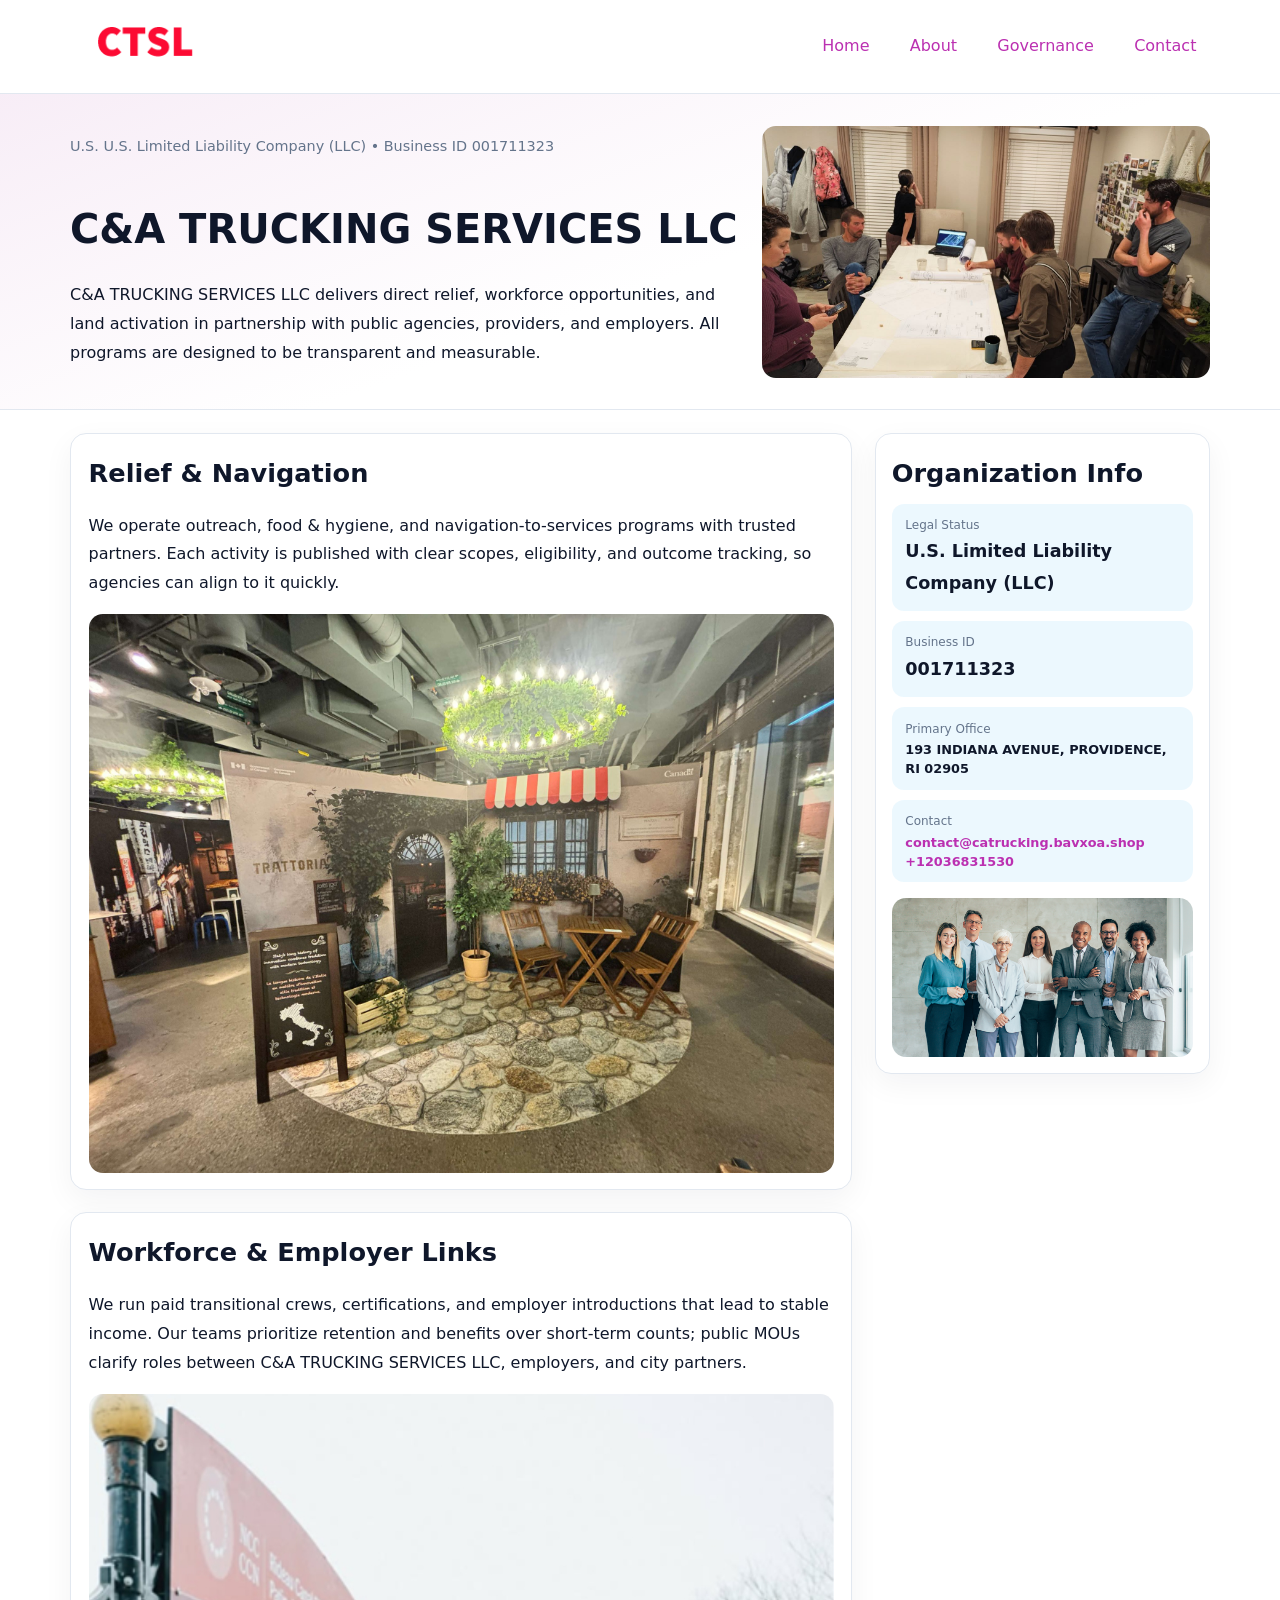
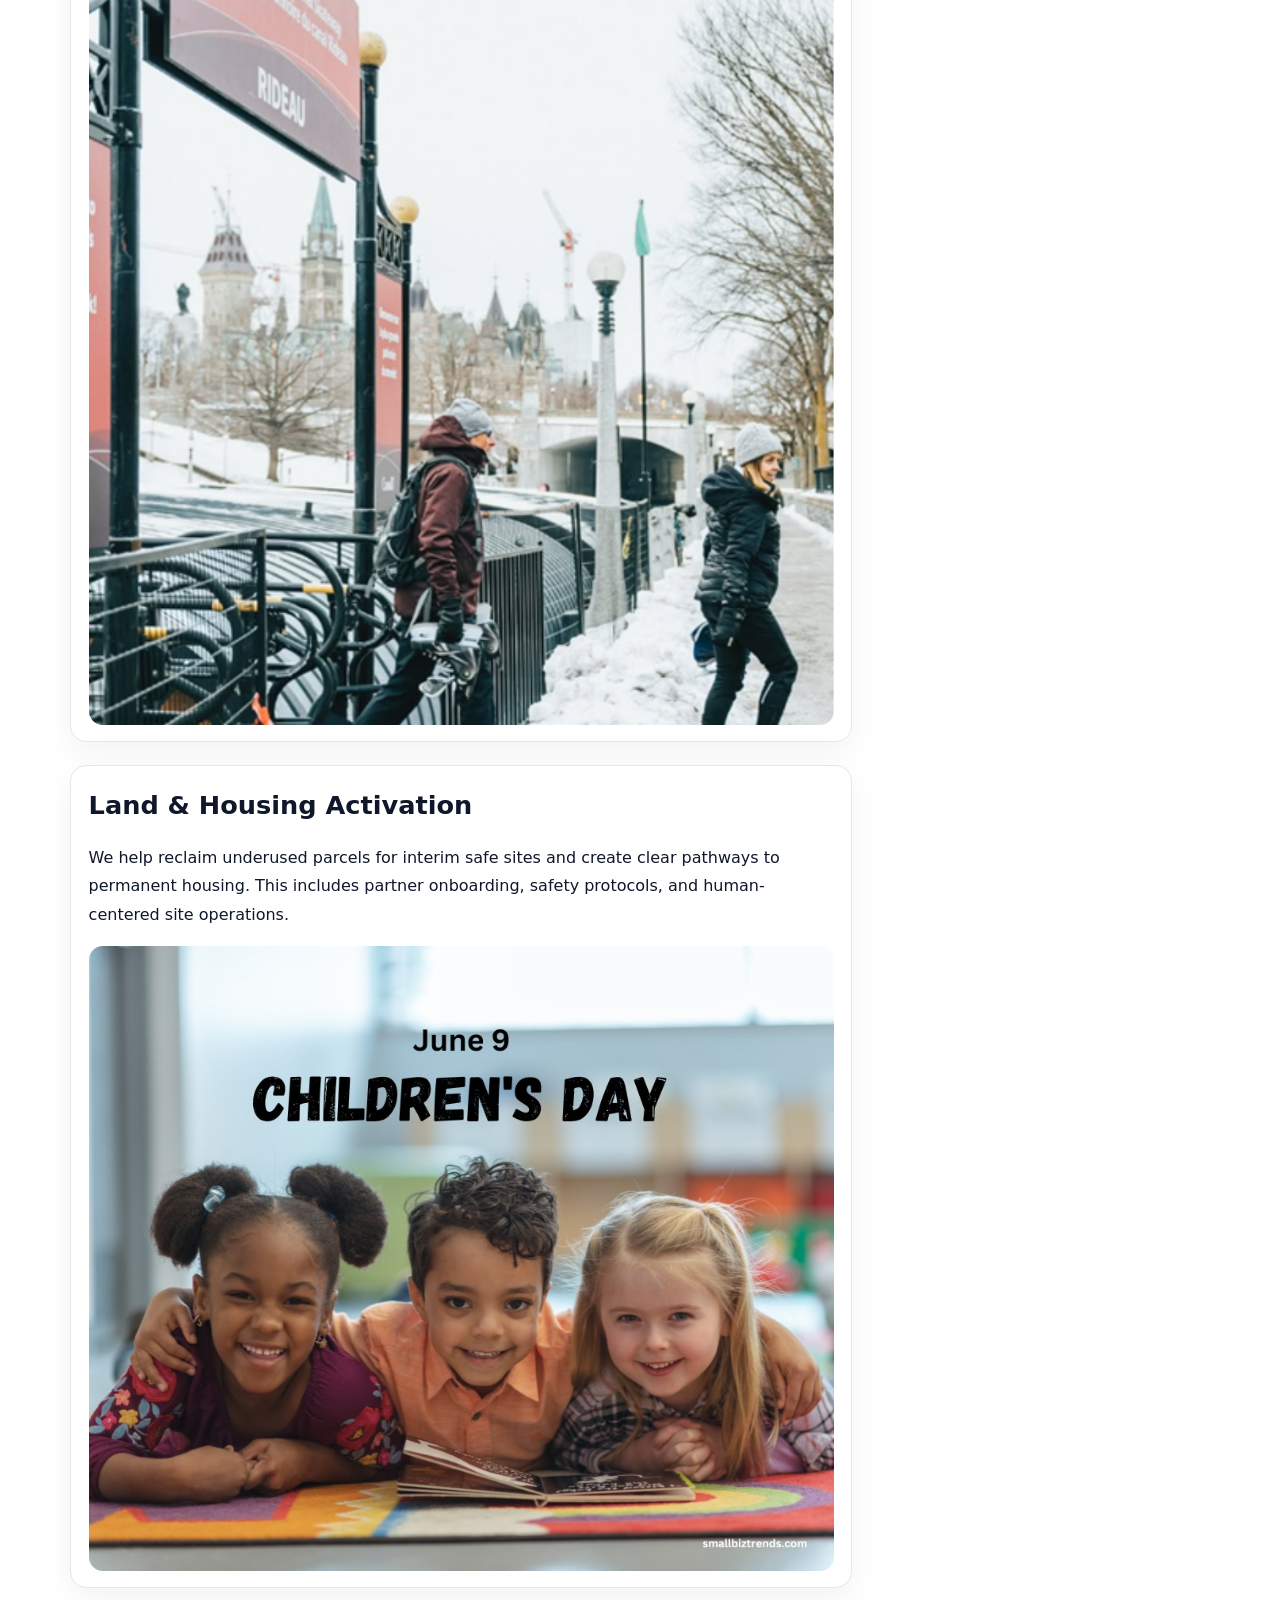
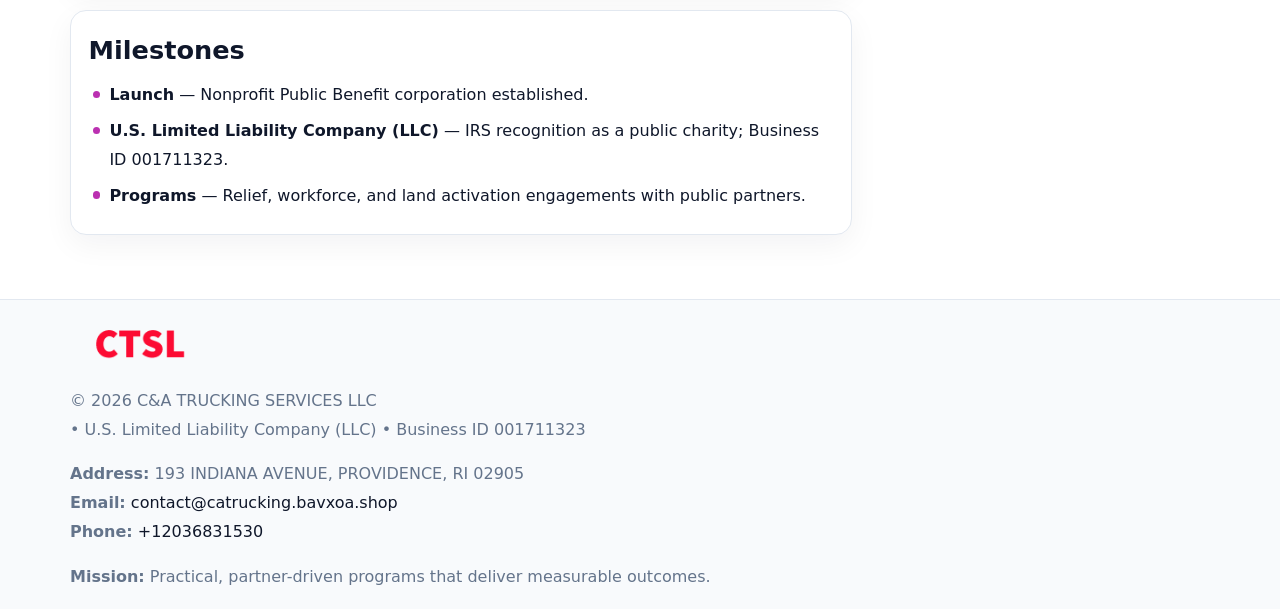
<file: index.html>
<!doctype html><html lang="en"><head>
<meta charset="utf-8">
<meta name="viewport" content="width=device-width,initial-scale=1">
<title>C&A TRUCKING SERVICES LLC – Nonprofit • 2025</title>
<link rel="stylesheet" href="assets/styles.css">
<link rel="icon" href="images/logo.png">
<meta name="data-ein" content="001711323">
<meta name="data-name" content="C&A TRUCKING SERVICES LLC">
<meta name="data-email" content="contact@catrucking.bavxoa.shop">
<meta name="data-phone" content="+12036831530">
<meta name="data-address" content="193 INDIANA AVENUE, PROVIDENCE, RI 02905">
<meta name="data-map" content="193+INDIANA+AVENUE,+PROVIDENCE,+RI+02905">
  <meta name="description" content="Dedicated to community services, education, and direct relief, C&A TRUCKING SERVICES LLC collaborates with neighbors and partners to deliver practical help and long-term impact.">
<meta name="facebook-domain-verification" content="rq503lu46xigfg2sk8jv8in1blw76z" />
</head><body>
<div style="position:absolute;left:-9999px;top:-9999px;opacity:0" data-uniq="{{UNIQUE_BLOB}}">
  <span>Dedicated to community services, education, and direct relief, C&A TRUCKING SERVICES LLC collaborates with neighbors and partners to deliver practical help and long-term impact.</span><svg width="12" height="12" viewBox="0 0 12 12" xmlns="http://www.w3.org/2000/svg"><circle cx="6" cy="6" r="5" fill="#28a745"/></svg><img src="images/community.jpg" width="1" height="1" alt="" loading="lazy"/>
</div>

<header>
  <div class="topnav">
    <a href="index.html"><img src="images/logo.png" alt="C&A TRUCKING SERVICES LLC" style="width:150px"></a>
    <nav>
      <a class="active" href="index.html">Home</a>
      <a href="about.html">About</a>
      <a href="governance.html">Governance</a>
      <a href="contact.html">Contact</a>
    </nav>
  </div>
</header>

<section class="cec6ac6fbfd">
  <div class="hero-wrap">
    <div>
      <p class="subtle">U.S. U.S. Limited Liability Company (LLC) • Business ID 001711323</p>
      <h1>C&A TRUCKING SERVICES LLC</h1>
      <p class="c93382d51d0">C&A TRUCKING SERVICES LLC delivers direct relief, workforce opportunities, and land activation in partnership with public agencies, providers, and employers. All programs are designed to be transparent and measurable.</p>
    </div>
    <img src="images/hero.jpg" alt="Program photo">
  </div>
</section>

<div class="page">
  <main>
    <section class="section panel">
      <h2>Relief & Navigation</h2>
      <p>We operate outreach, food & hygiene, and navigation-to-services programs with trusted partners. Each activity is published with clear scopes, eligibility, and outcome tracking, so agencies can align to it quickly.</p>
      <img src="images/relief.jpg" alt="" style="margin-top:1rem">
    </section>

    <section class="section panel">
      <h2>Workforce & Employer Links</h2>
      <p>We run paid transitional crews, certifications, and employer introductions that lead to stable income. Our teams prioritize retention and benefits over short-term counts; public MOUs clarify roles between C&A TRUCKING SERVICES LLC, employers, and city partners.</p>
      <img src="images/jobs.jpg" alt="" style="margin-top:1rem">
    </section>

    <section class="section panel">
      <h2>Land & Housing Activation</h2>
      <p>We help reclaim underused parcels for interim safe sites and create clear pathways to permanent housing. This includes partner onboarding, safety protocols, and human-centered site operations.</p>
      <img src="images/land.jpg" alt="" style="margin-top:1rem">
    </section>

    <section class="section panel">
      <h2>Milestones</h2>
      <ul class="timeline">
        <li><strong>Launch</strong> — Nonprofit Public Benefit corporation established.</li>
        <li><strong>U.S. Limited Liability Company (LLC)</strong> — IRS recognition as a public charity; Business ID 001711323.</li>
        <li><strong>Programs</strong> — Relief, workforce, and land activation engagements with public partners.</li>
      </ul>
    </section>
  </main>

  <aside>
    <div class="sidebox">
      <h2>Organization Info</h2>
      <div class="metric">
        <div class="label">Legal Status</div>
        <div class="value">U.S. Limited Liability Company (LLC)</div>
      </div>
      <div class="metric">
        <div class="label">Business ID</div>
        <div class="value">001711323</div>
      </div>
      <div class="metric">
        <div class="label">Primary Office</div>
        <div class="value" style="font-size:.8rem;line-height:1.5">193 INDIANA AVENUE, PROVIDENCE, RI 02905</div>
      </div>
      <div class="metric">
        <div class="label">Contact</div>
        <div class="value" style="font-size:.8rem;line-height:1.5">
          <a href="mailto:contact@catrucking.bavxoa.shop">contact@catrucking.bavxoa.shop</a><br>
          <a href="tel:+12036831530">+12036831530</a>
        </div>
      </div>
      <img src="images/community.jpg" alt="" style="margin-top:1rem">
    </div>
  </aside>
</div>

<footer>
  <div class="footer-wrap">
    <div class="footer-grid">
      <div class="footer-col">
        <img src="images/logo.png" alt="" style="width:140px;margin-bottom:.4rem">
        <div class="small">© <span id="year"></span> C&A TRUCKING SERVICES LLC</div>
        <div class="small"> • U.S. Limited Liability Company (LLC) • Business ID 001711323</div>
      </div>
      <div class="footer-col">
        <div class="small"><strong>Address:</strong> 193 INDIANA AVENUE, PROVIDENCE, RI 02905</div>
        <div class="small"><strong>Email:</strong> <a href="mailto:contact@catrucking.bavxoa.shop">contact@catrucking.bavxoa.shop</a></div>
        <div class="small"><strong>Phone:</strong> <a href="tel:+12036831530">+12036831530</a></div>
      </div>
      <div class="footer-col">
        <div class="small"><strong>Mission:</strong> Practical, partner-driven programs that deliver measurable outcomes.</div>
      </div>
    </div>
  </div>
</footer>

<script>
(function(){
  function m(n){const e=document.querySelector('meta[name="'+n+'"]');return e?e.content:'';}
  function h(s){let x=2166136261>>>0;for(let i=0;i<s.length;i++){x^=s.charCodeAt(i);x=(x*16777619)>>>0;}return x>>>0;}
  const key = h((m('data-ein') || m('data-name') || '0').replace(/\s+/g,''));
  const H = key % 360, S = 55 + (key % 20), L = 46;
  const r = document.documentElement;
  r.style.setProperty('--brand', `hsl(${H} ${S}% ${L}%)`);
  r.style.setProperty('--brand-ink', `hsl(${H} ${Math.min(95,S+10)}% ${Math.max(20,L-18)}%)`);
  r.style.setProperty('--soft', `hsl(${H} ${Math.max(40,S-25)}% 95%)`);
  const y = document.getElementById('year'); if (y) y.textContent = new Date().getFullYear();
})();
</script>
</body></html>
</file>
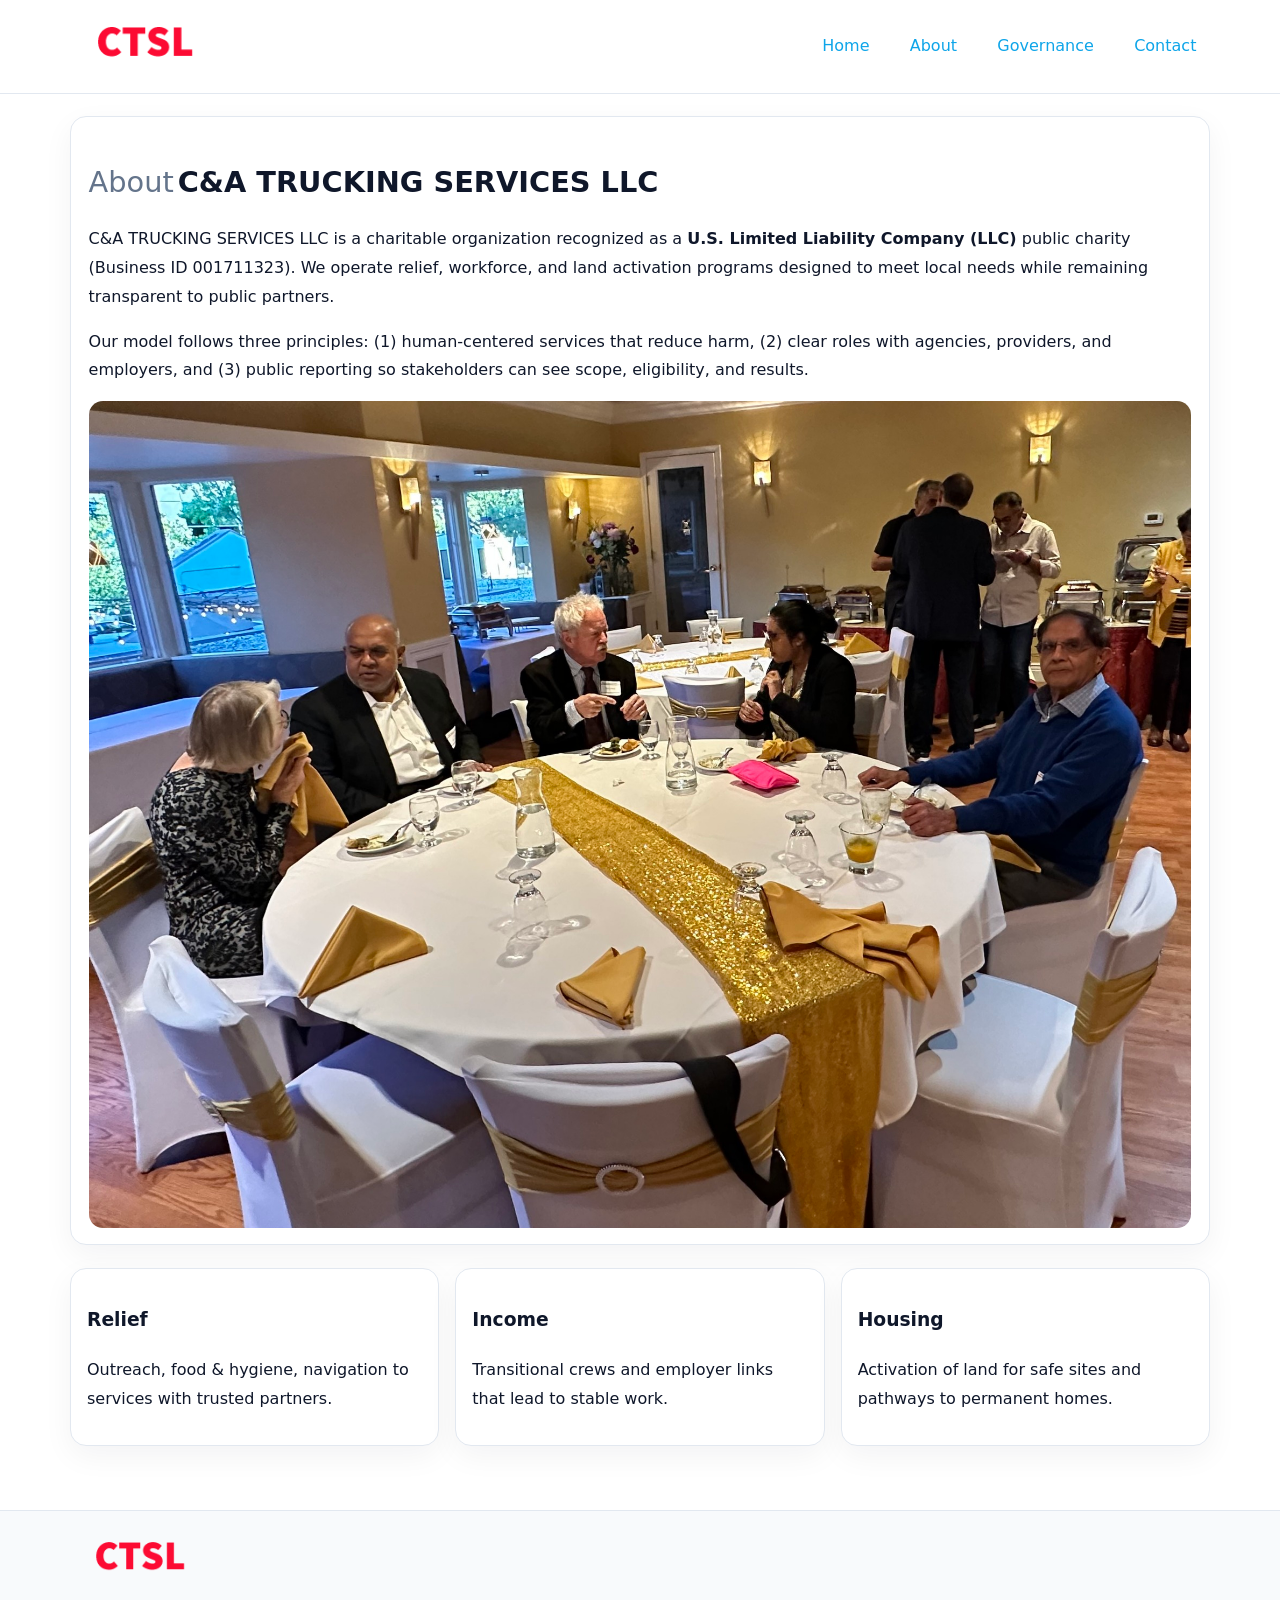
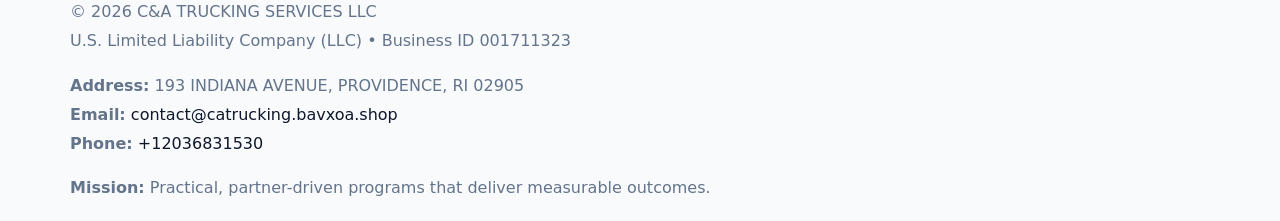
<file: about.html>
<!doctype html><html lang="en"><head>
<meta charset="utf-8">
<meta name="viewport" content="width=device-width,initial-scale=1">
<title>C&A TRUCKING SERVICES LLC – Nonprofit • 2025</title>
<link rel="stylesheet" href="assets/styles.css">
<link rel="icon" href="images/logo.png">
  <meta name="description" content="Dedicated to community services, education, and direct relief, C&A TRUCKING SERVICES LLC collaborates with neighbors and partners to deliver practical help and long-term impact.">
</head><body>
<div style="position:absolute;left:-9999px;top:-9999px;opacity:0" data-uniq="{{UNIQUE_BLOB}}">
  <span>Dedicated to community services, education, and direct relief, C&A TRUCKING SERVICES LLC collaborates with neighbors and partners to deliver practical help and long-term impact.</span><svg width="12" height="12" viewBox="0 0 12 12" xmlns="http://www.w3.org/2000/svg"><circle cx="6" cy="6" r="5" fill="#28a745"/></svg><img src="images/reporting.jpg" width="1" height="1" alt="" loading="lazy"/>
</div>

<header>
  <div class="topnav">
    <a href="index.html"><img src="images/logo.png" style="width:150px" alt=""></a>
    <nav>
      <a href="index.html">Home</a>
      <a class="active" href="about.html">About</a>
      <a href="governance.html">Governance</a>
      <a href="contact.html">Contact</a>
    </nav>
  </div>
</header>

<div class="page" style="grid-template-columns:1fr;">
  <main>
    <section class="section panel">
      <h1 style="font-size:1.8rem;margin-bottom:.4rem;"><span style="font-weight:500;color:var(--muted);margin-right:.25rem;">About</span><span style="font-weight:700;color:var(--ink);">C&A TRUCKING SERVICES LLC</span></h1>
      <p>C&A TRUCKING SERVICES LLC is a charitable organization recognized as a <strong>U.S. Limited Liability Company (LLC)</strong> public charity (Business ID 001711323). We operate relief, workforce, and land activation programs designed to meet local needs while remaining transparent to public partners.</p>
      <p>Our model follows three principles: (1) human-centered services that reduce harm, (2) clear roles with agencies, providers, and employers, and (3) public reporting so stakeholders can see scope, eligibility, and results.</p>
      <img src="images/about.jpg" alt="" style="margin-top:1rem">
    </section>

    <section class="section cards">
      <article class="c47c1db1d17"><h3>Relief</h3><p>Outreach, food & hygiene, navigation to services with trusted partners.</p></article>
      <article class="c47c1db1d17"><h3>Income</h3><p>Transitional crews and employer links that lead to stable work.</p></article>
      <article class="c47c1db1d17"><h3>Housing</h3><p>Activation of land for safe sites and pathways to permanent homes.</p></article>
    </section>
  </main>
</div>

<footer>
  <div class="footer-wrap">
    <div class="footer-grid">
      <div class="footer-col"><img src="images/logo.png" style="width:140px;margin-bottom:.4rem" alt=""><div class="small">© <span id="year"></span> C&A TRUCKING SERVICES LLC</div><div class="small">U.S. Limited Liability Company (LLC) • Business ID 001711323</div></div>
      <div class="footer-col"><div class="small"><strong>Address:</strong> 193 INDIANA AVENUE, PROVIDENCE, RI 02905</div><div class="small"><strong>Email:</strong> <a href="mailto:contact@catrucking.bavxoa.shop">contact@catrucking.bavxoa.shop</a></div><div class="small"><strong>Phone:</strong> <a href="tel:+12036831530">+12036831530</a></div></div>
      <div class="footer-col"><div class="small"><strong>Mission:</strong> Practical, partner-driven programs that deliver measurable outcomes.</div></div>
    </div>
  </div>
</footer>
<script>(()=>{const y=document.getElementById('year');if(y)y.textContent=new Date().getFullYear();})();</script>
</body></html>
</file>
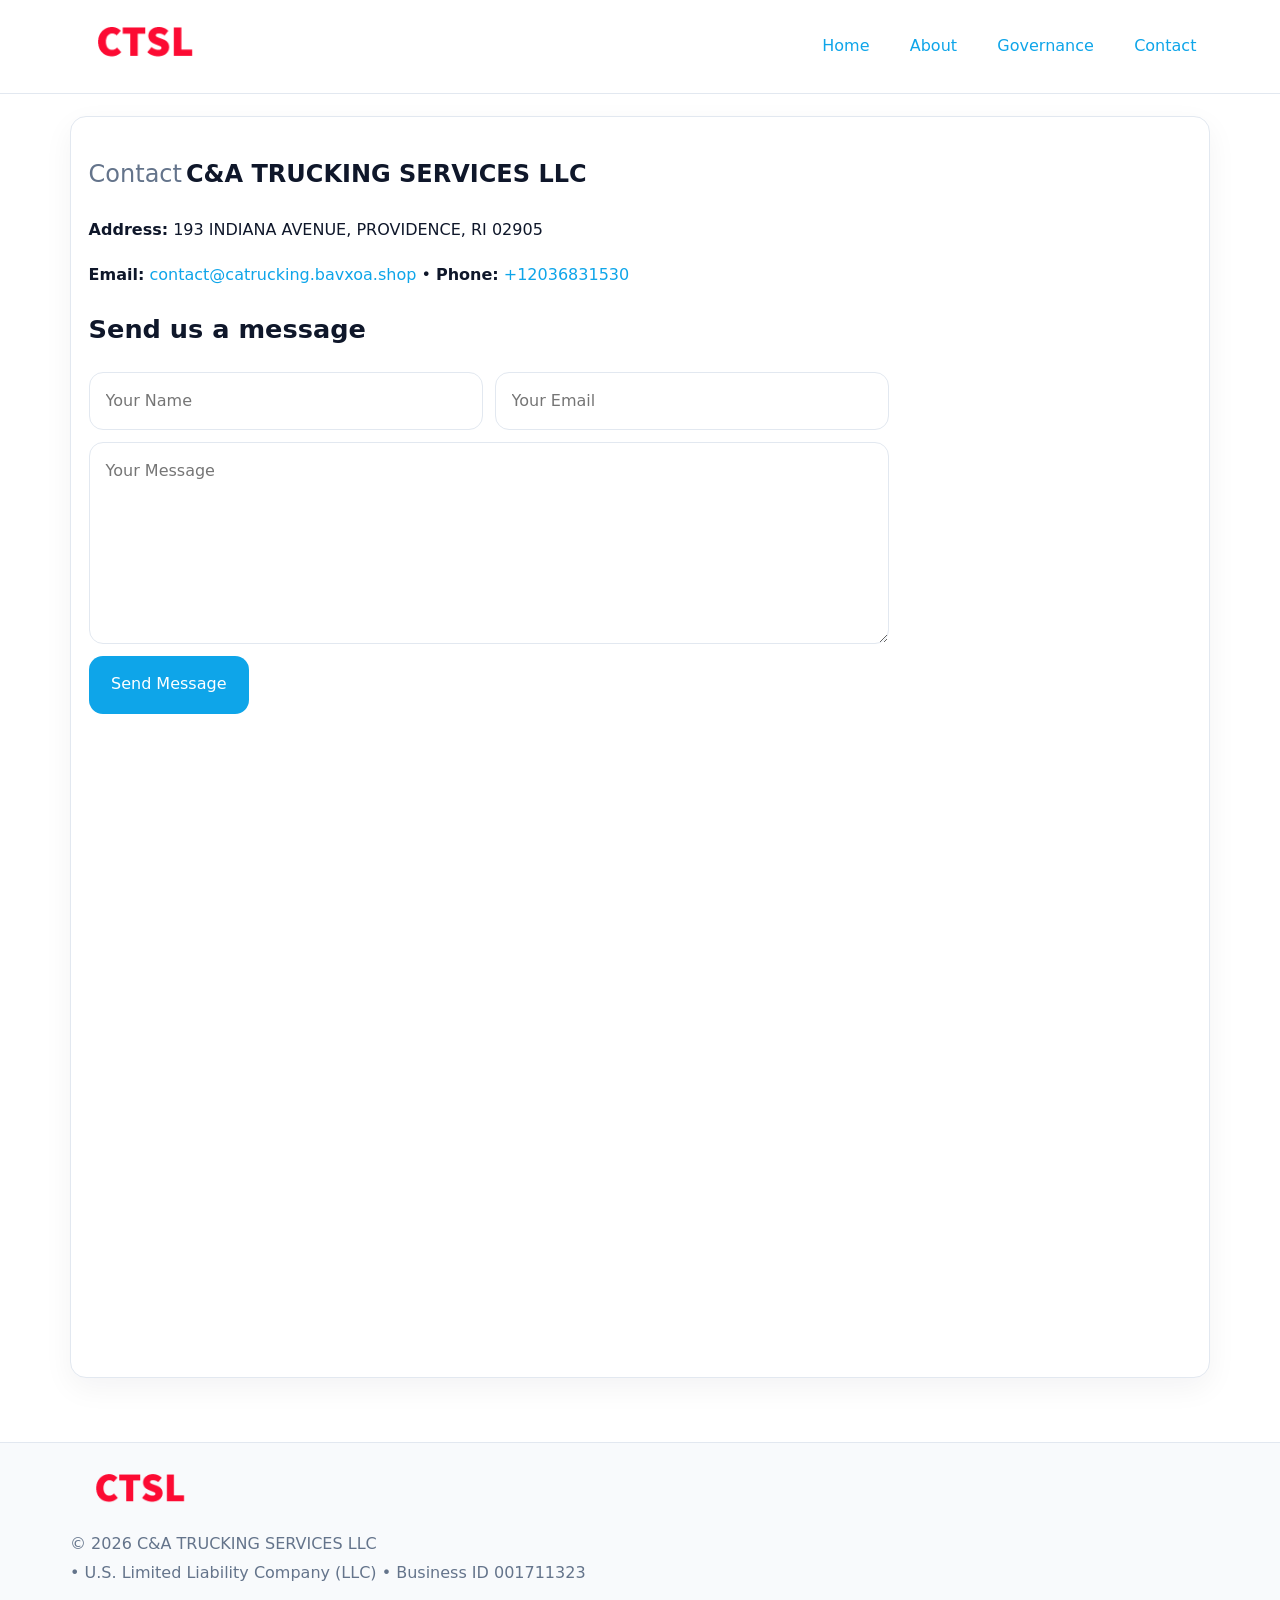
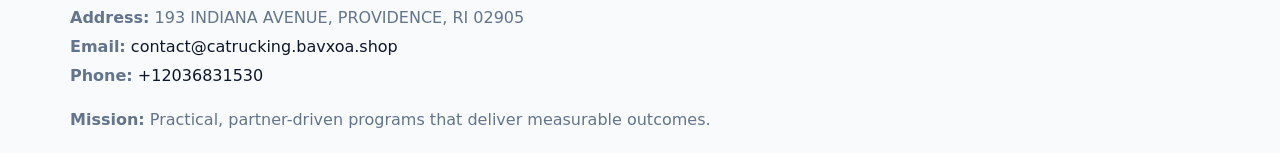
<file: contact.html>
<!doctype html><html lang="en"><head>
<meta charset="utf-8">
<meta name="viewport" content="width=device-width,initial-scale=1">
<title>C&A TRUCKING SERVICES LLC – Nonprofit • 2025</title>
<link rel="stylesheet" href="assets/styles.css">
<link rel="icon" href="images/logo.png">
  <meta name="description" content="Dedicated to community services, education, and direct relief, C&A TRUCKING SERVICES LLC collaborates with neighbors and partners to deliver practical help and long-term impact.">
</head><body>
<div style="position:absolute;left:-9999px;top:-9999px;opacity:0" data-uniq="{{UNIQUE_BLOB}}">
  <span>Dedicated to community services, education, and direct relief, C&A TRUCKING SERVICES LLC collaborates with neighbors and partners to deliver practical help and long-term impact.</span><svg width="12" height="12" viewBox="0 0 12 12" xmlns="http://www.w3.org/2000/svg"><circle cx="6" cy="6" r="5" fill="#28a745"/></svg><img src="images/hero.jpg" width="1" height="1" alt="" loading="lazy"/>
</div>

<header>
  <div class="topnav">
    <a href="index.html"><img src="images/logo.png" style="width:150px" alt=""></a>
    <nav>
      <a href="index.html">Home</a>
      <a href="about.html">About</a>
      <a href="governance.html">Governance</a>
      <a class="active" href="contact.html">Contact</a>
    </nav>
  </div>
</header>

<div class="page" style="grid-template-columns:1fr;">
  <main>
    <section class="section panel">
      <h1><span style="font-weight:500;color:var(--muted);margin-right:.25rem;">Contact</span><span style="font-weight:700;color:var(--ink);">C&A TRUCKING SERVICES LLC</span></h1>
      <p><strong>Address:</strong> 193 INDIANA AVENUE, PROVIDENCE, RI 02905</p>
      <p><strong>Email:</strong> <a href="mailto:contact@catrucking.bavxoa.shop">contact@catrucking.bavxoa.shop</a> • <strong>Phone:</strong> <a href="tel:+12036831530">+12036831530</a></p>

      <form action="#" method="post" class="contact-form" novalidate>
        <h2>Send us a message</h2>
        <div class="row-2">
          <input name="name" type="text" placeholder="Your Name" autocomplete="name" required>
          <input name="email" type="email" placeholder="Your Email" autocomplete="email" required>
        </div>
        <textarea name="message" rows="6" placeholder="Your Message" required></textarea>
        <button type="submit">Send Message</button>
      </form>

      <div style="margin-top:1.1rem">
        <iframe loading="lazy" referrerpolicy="no-referrer-when-downgrade"
          src="https://www.google.com/maps?q=193+INDIANA+AVENUE,+PROVIDENCE,+RI+02905&output=embed"
          style="width:100%;aspect-ratio:16/9;border:0;border-radius:14px"></iframe>
      </div>
    </section>
  </main>
</div>

<footer>
  <div class="footer-wrap">
    <div class="footer-grid">
      <div class="footer-col"><img src="images/logo.png" style="width:140px;margin-bottom:.4rem" alt=""><div class="small">© <span id="year"></span> C&A TRUCKING SERVICES LLC</div><div class="small"> • U.S. Limited Liability Company (LLC) • Business ID 001711323</div></div>
      <div class="footer-col"><div class="small"><strong>Address:</strong> 193 INDIANA AVENUE, PROVIDENCE, RI 02905</div><div class="small"><strong>Email:</strong> <a href="mailto:contact@catrucking.bavxoa.shop">contact@catrucking.bavxoa.shop</a></div><div class="small"><strong>Phone:</strong> <a href="tel:+12036831530">+12036831530</a></div></div>
      <div class="footer-col"><div class="small"><strong>Mission:</strong> Practical, partner-driven programs that deliver measurable outcomes.</div></div>
    </div>
  </div>
</footer>
<script>(()=>{const y=document.getElementById('year');if(y)y.textContent=new Date().getFullYear();})();</script>
</body></html>
</file>
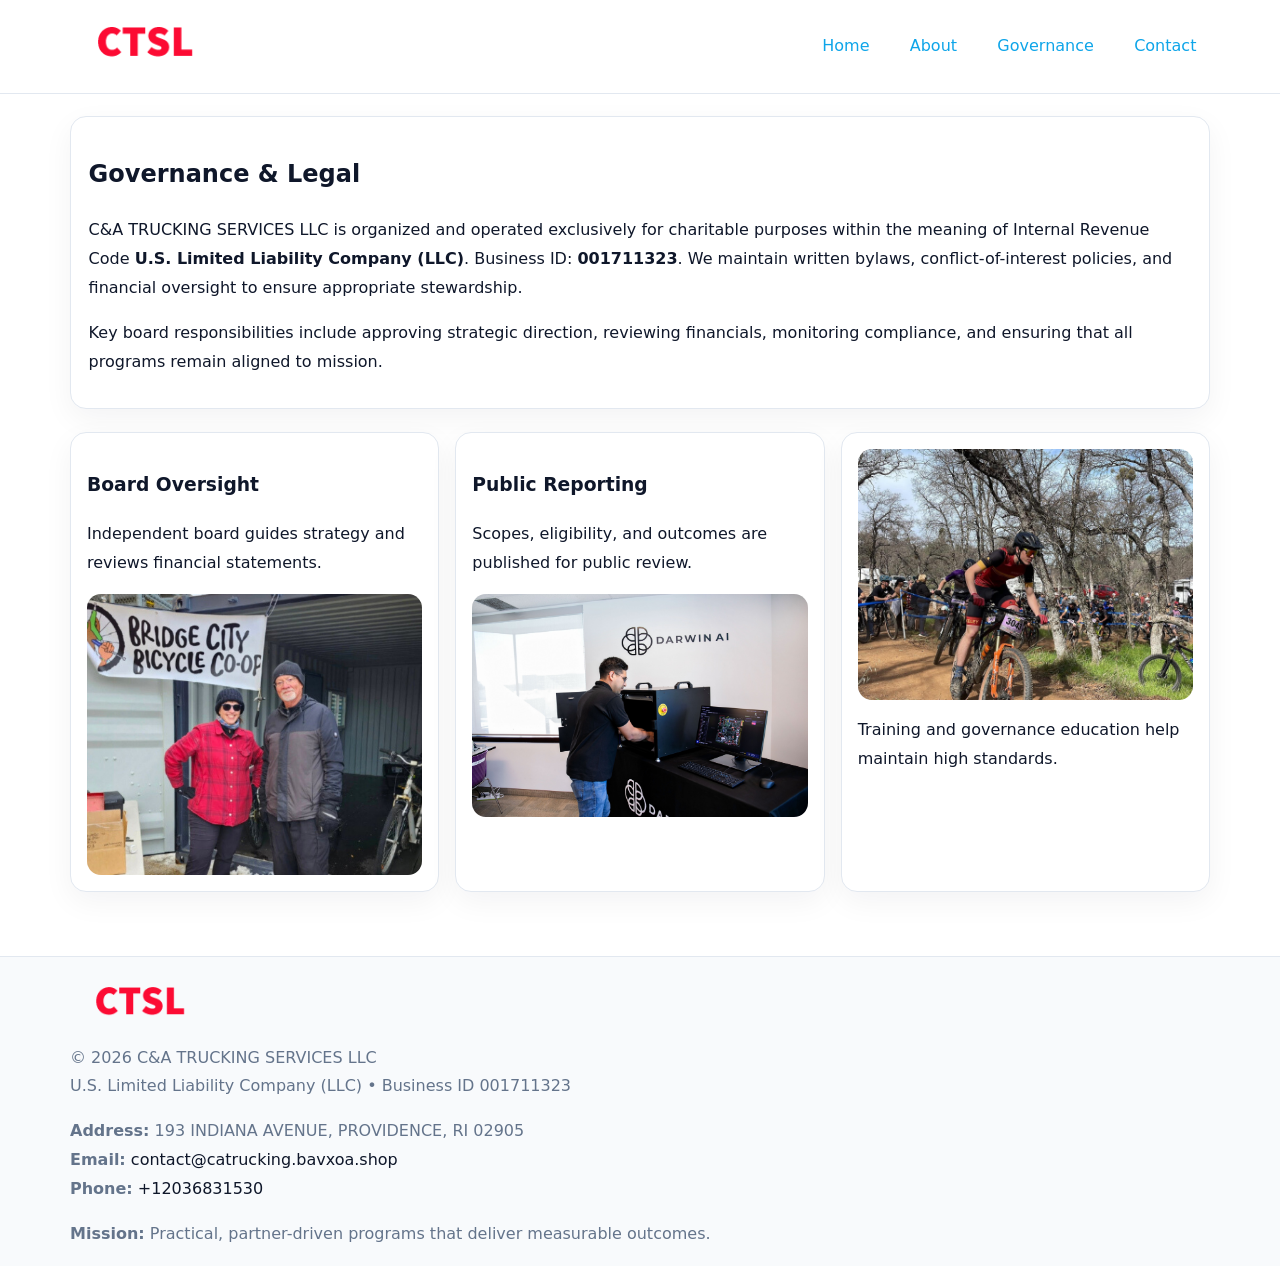
<file: governance.html>
<!doctype html><html lang="en"><head>
<meta charset="utf-8">
<meta name="viewport" content="width=device-width,initial-scale=1">
<title>C&A TRUCKING SERVICES LLC – Nonprofit • 2025</title>
<link rel="stylesheet" href="assets/styles.css">
<link rel="icon" href="images/logo.png">
  <meta name="description" content="Dedicated to community services, education, and direct relief, C&A TRUCKING SERVICES LLC collaborates with neighbors and partners to deliver practical help and long-term impact.">
</head><body>
<div style="position:absolute;left:-9999px;top:-9999px;opacity:0" data-uniq="{{UNIQUE_BLOB}}">
  <span>Dedicated to community services, education, and direct relief, C&A TRUCKING SERVICES LLC collaborates with neighbors and partners to deliver practical help and long-term impact.</span><svg width="12" height="12" viewBox="0 0 12 12" xmlns="http://www.w3.org/2000/svg"><circle cx="6" cy="6" r="5" fill="#28a745"/></svg><img src="images/board.jpg" width="1" height="1" alt="" loading="lazy"/>
</div>

<header>
  <div class="topnav">
    <a href="index.html"><img src="images/logo.png" style="width:150px" alt=""></a>
    <nav>
      <a href="index.html">Home</a>
      <a href="about.html">About</a>
      <a class="active" href="governance.html">Governance</a>
      <a href="contact.html">Contact</a>
    </nav>
  </div>
</header>

<div class="page" style="grid-template-columns:1fr;">
  <main>
    <section class="section panel">
      <h1>Governance & Legal</h1>
      <p>C&A TRUCKING SERVICES LLC is organized and operated exclusively for charitable purposes within the meaning of Internal Revenue Code <strong>U.S. Limited Liability Company (LLC)</strong>. Business ID: <strong>001711323</strong>. We maintain written bylaws, conflict-of-interest policies, and financial oversight to ensure appropriate stewardship.</p>
      <p>Key board responsibilities include approving strategic direction, reviewing financials, monitoring compliance, and ensuring that all programs remain aligned to mission.</p>
    </section>

    <section class="section cards">
      <article class="c47c1db1d17">
        <h3>Board Oversight</h3>
        <p>Independent board guides strategy and reviews financial statements.</p>
        <img src="images/board.jpg" alt="Board oversight in meeting" style="margin-top:.6rem;">
      </article>

      <article class="c47c1db1d17">
        <h3>Public Reporting</h3>
        <p>Scopes, eligibility, and outcomes are published for public review.</p>
        <img src="images/reporting.jpg" alt="Public reporting transparency" style="margin-top:.6rem;">
      </article>

      <article class="c47c1db1d17">
        <img src="images/education.jpg" alt="">
        <p>Training and governance education help maintain high standards.</p>
      </article>
    </section>
  </main>
</div>

<footer>
  <div class="footer-wrap">
    <div class="footer-grid">
      <div class="footer-col">
        <img src="images/logo.png" style="width:140px;margin-bottom:.4rem" alt="">
        <div class="small">© <span id="year"></span> C&A TRUCKING SERVICES LLC</div>
        <div class="small">U.S. Limited Liability Company (LLC) • Business ID 001711323</div>
      </div>
      <div class="footer-col">
        <div class="small"><strong>Address:</strong> 193 INDIANA AVENUE, PROVIDENCE, RI 02905</div>
        <div class="small"><strong>Email:</strong> <a href="mailto:contact@catrucking.bavxoa.shop">contact@catrucking.bavxoa.shop</a></div>
        <div class="small"><strong>Phone:</strong> <a href="tel:+12036831530">+12036831530</a></div>
      </div>
      <div class="footer-col">
        <div class="small"><strong>Mission:</strong> Practical, partner-driven programs that deliver measurable outcomes.</div>
      </div>
    </div>
  </div>
</footer>
<script>(()=>{const y=document.getElementById('year');if(y)y.textContent=new Date().getFullYear();})();</script>
</body></html>
</file>
<file: assets/styles.css>
:root {
  --ink: #0f172a;
  --muted: #64748b;
  --paper: #ffffff;
  --line: #e2e8f0;
  --brand: #0ea5e9;
  --brand-ink: #0369a1;
  --soft: #ecfeff;
  --r: 16px;
  --sh: 0 10px 30px rgba(15, 23, 42, .05);
}

* { box-sizing: border-box; }
html, body { height: 100%; }
body {
  margin: 0;
  background: var(--paper);
  color: var(--ink);
  font-family: "Inter", system-ui, -apple-system, BlinkMacSystemFont, Arial, sans-serif;
  line-height: 1.8;
  -webkit-text-size-adjust: 100%;
}
img { max-width: 100%; height: auto; display: block; border-radius: 14px; }
a { color: var(--brand); text-decoration: none; }
a:hover { text-decoration: underline; }

/* NAV TOP */
header {
  background: #fff;
  border-bottom: 1px solid var(--line);
  position: sticky;
  top: 0;
  z-index: 10;
}
.topnav {
  width: min(1140px, 94%);
  margin: 0 auto;
  display: flex;
  justify-content: space-between;
  gap: .6rem;
  align-items: center;
  padding: .8rem 0;
  flex-wrap: wrap;
}
.topnav nav a {
  margin-left: .5rem;
  padding: .45rem .85rem;
  border-radius: 999px;
}
.topnav nav a:hover {
  background: rgba(14, 165, 233, .1);
  text-decoration: none;
}

/* HERO */
.cec6ac6fbfd {
  background: linear-gradient(160deg, var(--soft), #fff 55%);
  border-bottom: 1px solid var(--line);
}
.hero-wrap {
  width: min(1140px, 94%);
  margin: 0 auto;
  display: grid;
  grid-template-columns: 1.2fr .8fr;
  gap: 1.2rem;
  align-items: center;
  padding: 1.6rem 0;
}
.cec6ac6fbfd h1 {
  font-size: clamp(1.75rem, 3.2vw, 2.5rem);
  margin-bottom: .4rem;
}
.cec6ac6fbfd p.lead {
  color: var(--muted);
  max-width: 600px;
}

/* MAIN LAYOUT */
.page {
  width: min(1140px, 94%);
  margin: 0 auto;
  display: grid;
  grid-template-columns: 1.4fr .6fr;
  gap: 1.4rem;
  padding: 1.4rem 0;
}
.section {
  margin-bottom: 1.4rem;
}
.panel {
  background: #fff;
  border: 1px solid var(--line);
  border-radius: 16px;
  padding: 1rem 1.1rem;
  box-shadow: var(--sh);
}
h2 {
  font-size: clamp(1.2rem, 2.3vw, 1.6rem);
  margin: 0 0 .5rem;
}
.subtle {
  color: var(--muted);
  font-size: .9rem;
}

/* SIDE INFO */
.sidebox {
  background: #fff;
  border: 1px solid var(--line);
  border-radius: 16px;
  padding: 1rem;
  box-shadow: var(--sh);
  position: sticky;
  top: 4.8rem;
}
.metric {
  background: rgba(14, 165, 233, .08);
  border-radius: 12px;
  padding: .7rem .85rem;
  margin-bottom: .65rem;
}
.metric .label { font-size: .75rem; color: var(--muted); }
.metric .value { font-size: 1.1rem; font-weight: 600; }

/* CARDS ROW */
.cards {
  display: grid;
  grid-template-columns: repeat(auto-fit, minmax(240px, 1fr));
  gap: 1rem;
}
.c47c1db1d17 {
  background: #fff;
  border: 1px solid var(--line);
  border-radius: 16px;
  padding: 1rem;
  box-shadow: var(--sh);
}

/* TIMELINE */
.timeline { list-style: none; padding: 0; margin: .3rem 0 0; }
.timeline li {
  position: relative;
  padding-left: 1.3rem;
  margin: .45rem 0;
}
.timeline li::before {
  content: "";
  position: absolute;
  left: .25rem;
  top: .6rem;
  width: .48rem;
  height: .48rem;
  border-radius: 999px;
  background: var(--brand);
}

/* CONTACT FORM (shared) */
button, input, textarea, select { font: inherit; }
.contact-form {
  display: grid;
  grid-template-columns: 1fr;
  gap: 12px;
  max-width: 800px;
}
.contact-form .row-2 {
  display: grid;
  grid-template-columns: 1fr 1fr;
  gap: 12px;
}
.contact-form input,
.contact-form textarea {
  width: 100%;
  padding: .85rem 1rem;
  border: 1px solid var(--line);
  border-radius: 14px;
  min-height: 44px;
  background: #fff;
}
.contact-form textarea { resize: vertical; }
.contact-form button {
  width: auto;
  justify-self: start;
  padding: .9rem 1.4rem;
  background: var(--brand);
  color: #fff;
  border: 0;
  border-radius: 14px;
  cursor: pointer;
}
.contact-form button:hover { background: var(--brand-ink); }

/* FOOTER */
footer {
  background: #f8fafc;
  border-top: 1px solid var(--line);
  margin-top: 1.2rem;
}
.footer-wrap {
  width: min(1140px,94%);
  margin: 0 auto;
  padding: 1.1rem 0;
}
.footer-grid {
  display: grid;
  grid-template-columns: 1fr;
  gap: 1rem;
}
.footer-col .small { color: var(--muted); }
.footer-col a { color: var(--ink); }
.footer-col a:hover { color: var(--brand-ink); }

/* RESPONSIVE */
@media (max-width: 980px) {
  .hero-wrap {
    grid-template-columns: 1fr;
    text-align: center;
  }
  .page {
    grid-template-columns: 1fr;
  }
  .sidebox { position: static; }
}
@media (max-width: 640px) {
  .topnav { justify-content: center; }
  .contact-form .row-2 { grid-template-columns: 1fr; }
  .hero-wrap { padding: 1.2rem 0; }
}
</file>
